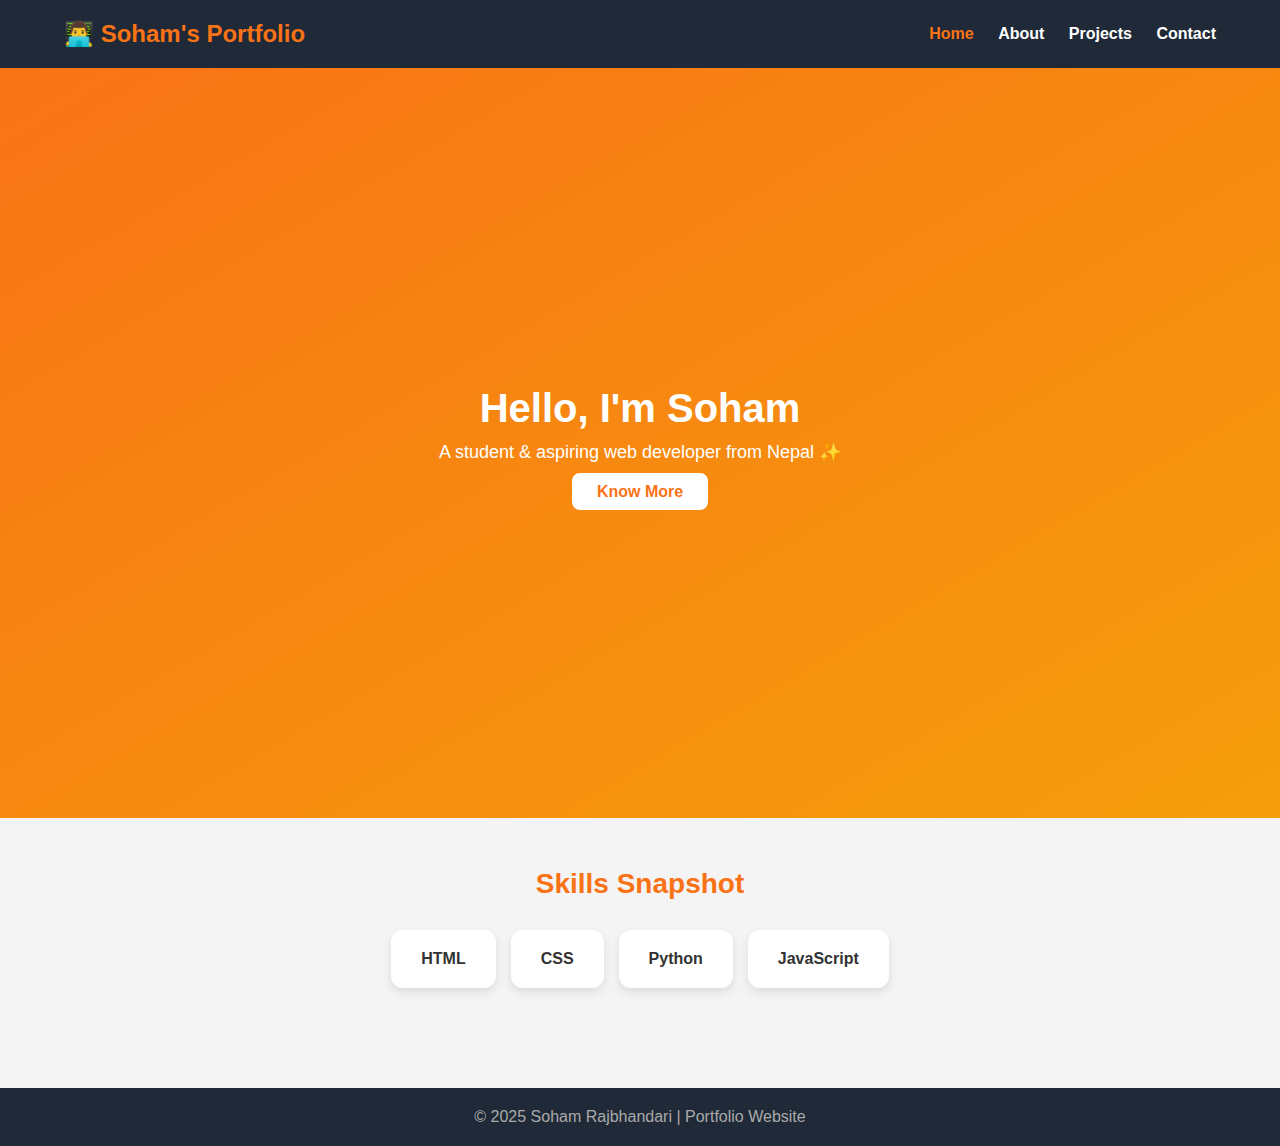
<file: index.html>
<!DOCTYPE html>
<html lang="en">

<head>
  <meta charset="UTF-8">
  <title>Soham's Portfolio</title>
  <link rel="stylesheet" href="index.css">

</head>

<body>
  <header>
    <div class="container">
      <h1 class="logo">👨‍💻 Soham's Portfolio</h1>
      <nav>
        <a href="index.html" class="active">Home</a>
        <a href="about.html">About</a>
        <a href="projects.html">Projects</a>
        <a href="contact.html">Contact</a>
      </nav>
    </div>
  </header>

  <section class="hero">
    <div class="hero-content">
      <h2>Hello, I'm Soham</h2>
      <p>A student & aspiring web developer from Nepal ✨</p>
      <a href="know more.html" class="btn">Know More</a>
    </div>
  </section>

  <section class="highlights">
    <h2>Skills Snapshot</h2>
    <div class="skills-grid">
      <div class="skill-card">HTML</div>
      <div class="skill-card">CSS</div>
      <div class="skill-card">Python</div>
      <div class="skill-card">JavaScript</div>
    </div>
  </section>

  <footer>
    <p>&copy; 2025 Soham Rajbhandari | Portfolio Website</p>
  </footer>
</body>

</html>
</file>
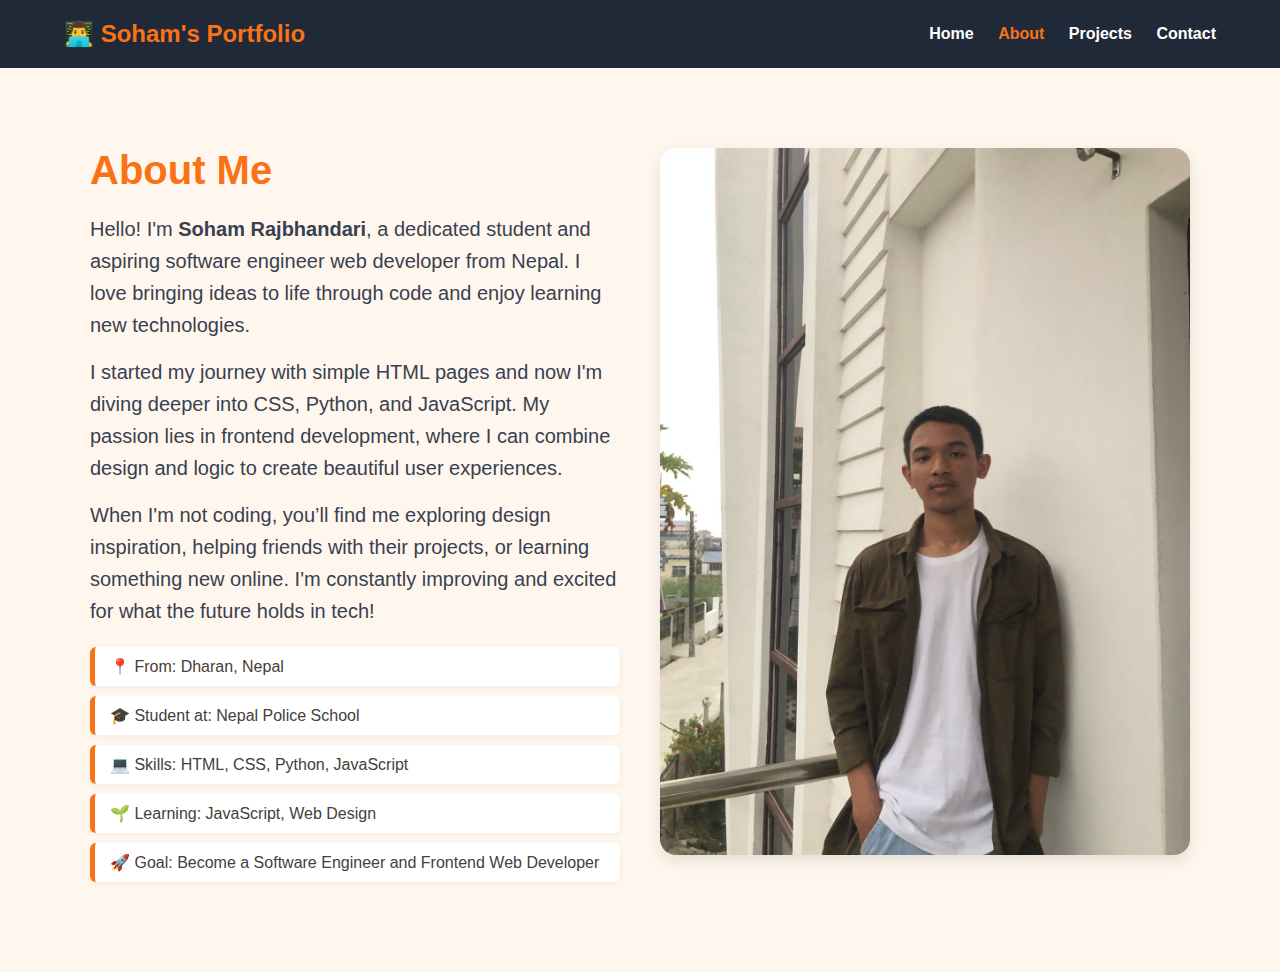
<file: about.html>
<!DOCTYPE html>
<html lang="en">

<head>
  <meta charset="UTF-8">
  <meta name="viewport" content="width=device-width, initial-scale=1.0">
  <title>About</title>
  <link rel="stylesheet" href="about.css">
</head>

<body>
  <header>
    <div class="container">
      <h1 class="logo">👨‍💻 Soham's Portfolio</h1>
      <nav>
        <a href="index.html">Home</a>
        <a href="about.html" class="active">About</a>
        <a href="projects.html">Projects</a>
        <a href="contact.html">Contact</a>
      </nav>
    </div>
  </header>

  <section class="about-section">
    <div class="about-container">
      <div class="about-text">
        <h2>About Me</h2>
        <p>Hello! I'm <strong>Soham Rajbhandari</strong>, a dedicated student and aspiring software engineer web
          developer from Nepal. I love bringing ideas to life through code and enjoy learning new technologies.</p>

        <p>I started my journey with simple HTML pages and now I'm diving deeper into CSS, Python, and JavaScript. My
          passion lies in frontend development, where I can combine design and logic to create beautiful user
          experiences.</p>

        <p>When I'm not coding, you’ll find me exploring design inspiration, helping friends with their projects, or
          learning something new online. I'm constantly improving and excited for what the future holds in tech!</p>

        <ul class="about-list">
          <li>📍 From: Dharan, Nepal</li>
          <li>🎓 Student at: Nepal Police School</li>
          <li>💻 Skills: HTML, CSS, Python, JavaScript</li>
          <li>🌱 Learning: JavaScript, Web Design</li>
          <li>🚀 Goal: Become a Software Engineer and Frontend Web Developer</li>
        </ul>
      </div>
      <div class="about-image">
        <img src="me.jpg" alt="Soham's photo">
      </div>
    </div>
  </section>


</body>

</html>
</file>
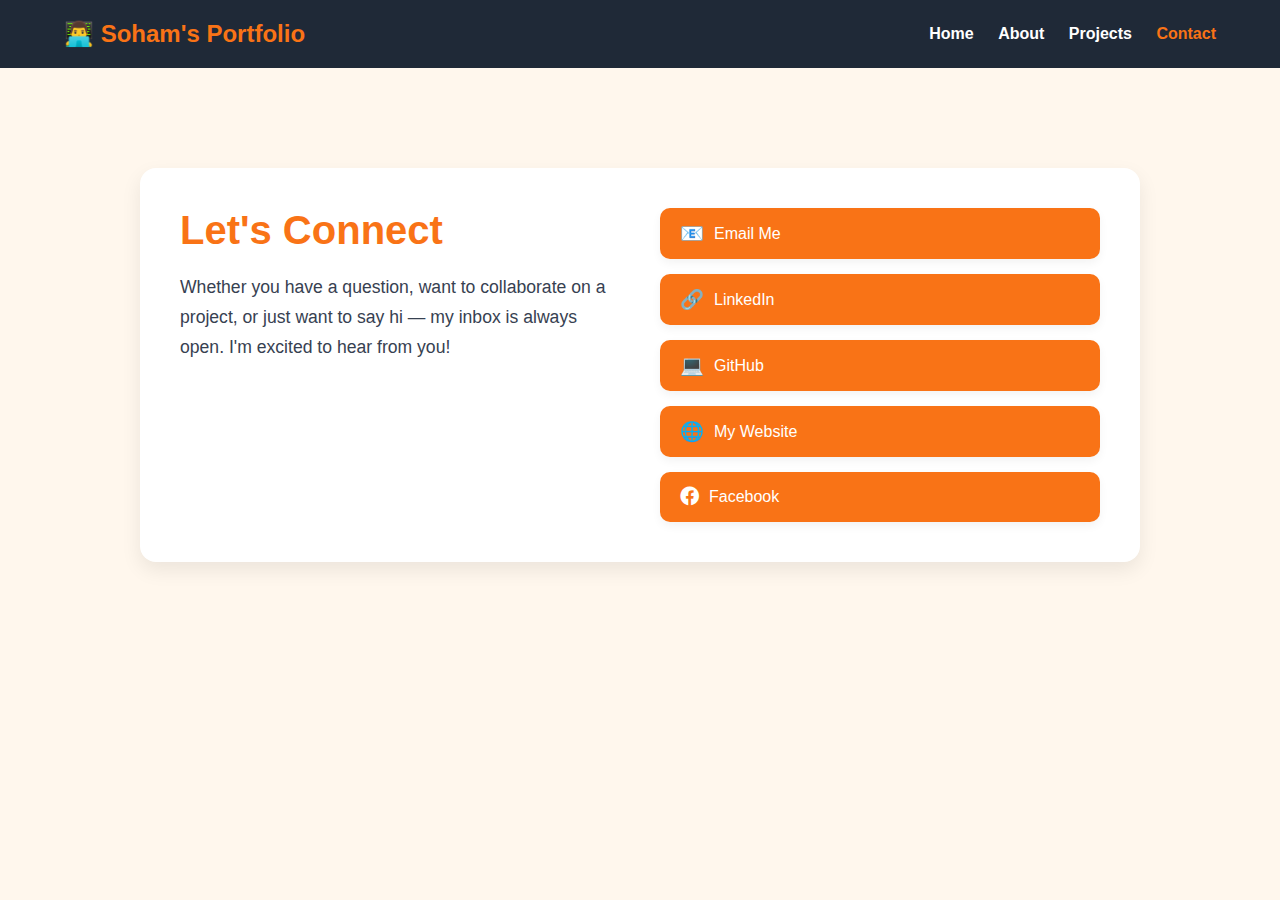
<file: contact.html>
<!DOCTYPE html>
<html lang="en">

<head>
  <meta charset="UTF-8">
  <meta name="viewport" content="width=device-width, initial-scale=1.0">
  <title>Document</title>
  <link rel="stylesheet" href="contact.css">
  <link href="https://cdnjs.cloudflare.com/ajax/libs/font-awesome/6.0.0/css/all.min.css" rel="stylesheet">
</head>

<body>
  <header>
    <div class="container">
      <h1 class="logo">👨‍💻 Soham's Portfolio</h1>
      <nav>
        <a href="index.html">Home</a>
        <a href="about.html">About</a>
        <a href="projects.html">Projects</a>
        <a href="contact.html" class="active">Contact</a>
      </nav>
    </div>
  </header>


  <section id="contact" class="contact-section">
    <div class="contact-container">


      <div class="contact-text">
        <h2>Let's Connect</h2>
        <p>
          Whether you have a question, want to collaborate on a project, or just want to say hi — my inbox is always
          open. I'm excited to hear from you!
        </p>
      </div>



      <div class="contact-links">
        <a href="mailto:rajbhandarisoham1@gmail.com"><span>📧</span> Email Me</a>
        <a href="https://www.linkedin.com/in/soham-rajbhandari" target="_blank"><span>🔗</span> LinkedIn</a>
        <a href="https://github.com/" target="_blank"><span>💻</span> GitHub</a>
        <a href="index.html" target="_blank"><span>🌐</span> My Website</a>
        <a href="https://www.facebook.com/sohamrajbhandari.2" target="_blank"><span> <i
              class="fab fa-facebook"></i></span>Facebook </a>
      </div>

    </div>
  </section>

</body>

</html>
</file>
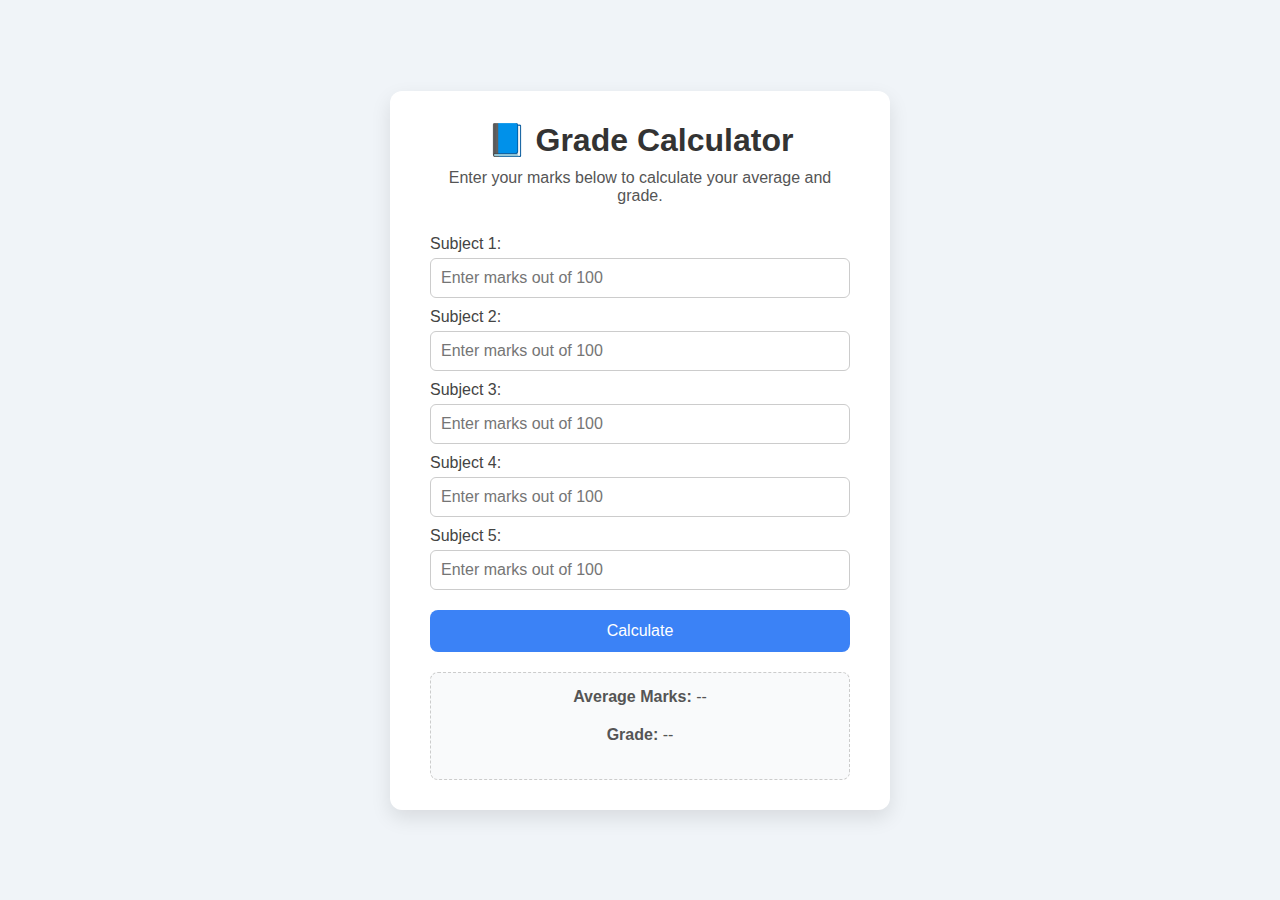
<file: grade calculator.html>
<!DOCTYPE html>
<html lang="en">

<head>
  <meta charset="UTF-8" />
  <meta name="viewport" content="width=device-width, initial-scale=1.0" />
  <title>Grade Calculator</title>
  <link rel="stylesheet" href="grade calculator.css" />
</head>

<body>
  <div class="container">
    <h1>📘 Grade Calculator</h1>
    <p>Enter your marks below to calculate your average and grade.</p>

    <form>
      <label>Subject 1:</label>
      <input type="number" placeholder="Enter marks out of 100" />

      <label>Subject 2:</label>
      <input type="number" placeholder="Enter marks out of 100" />

      <label>Subject 3:</label>
      <input type="number" placeholder="Enter marks out of 100" />

      <label>Subject 4:</label>
      <input type="number" placeholder="Enter marks out of 100" />

      <label>Subject 5:</label>
      <input type="number" placeholder="Enter marks out of 100" />

      <button type="button">Calculate</button>

      <div class="result">
        <p><strong>Average Marks:</strong> --</p>
        <p><strong>Grade:</strong> --</p>
      </div>
    </form>
  </div>
</body>

</html>
</file>
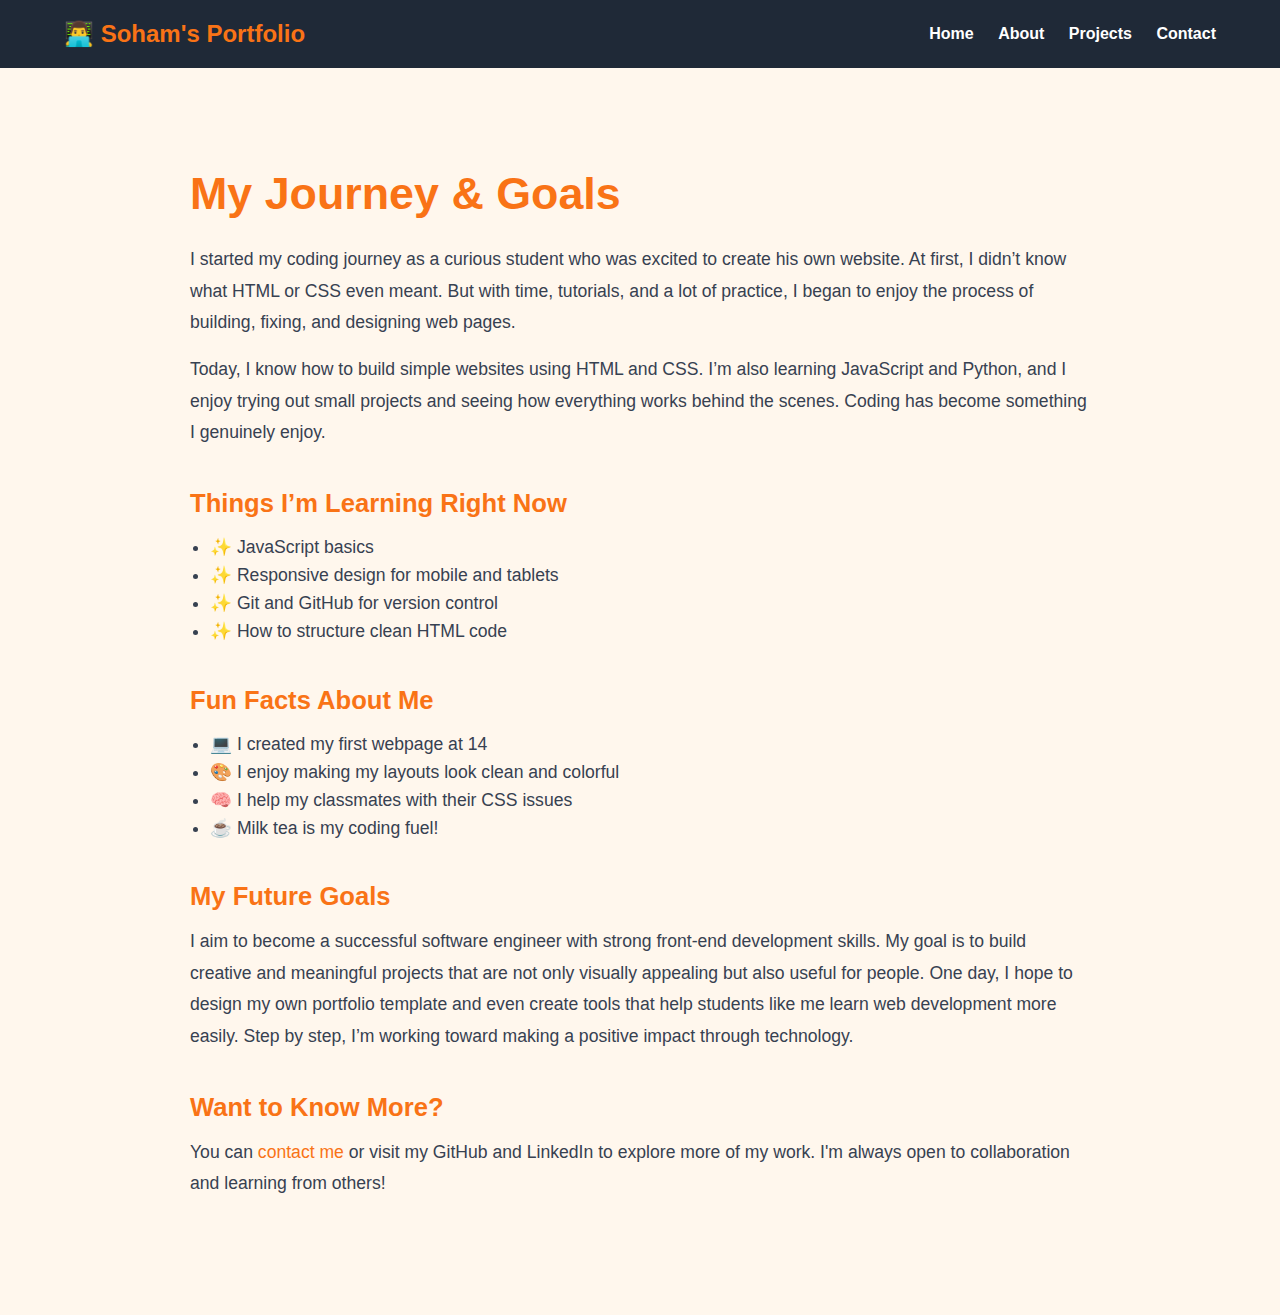
<file: know more.html>
<!DOCTYPE html>
<html lang="en">

<head>
  <meta charset="UTF-8">
  <meta name="viewport" content="width=device-width, initial-scale=1.0">
  <title>Document</title>
  <link rel="stylesheet" href="know more.css">
</head>

<body>
  <header>
    <div class="container">
      <h1 class="logo">👨‍💻 Soham's Portfolio</h1>
      <nav>
        <a href="index.html" >Home</a>
        <a href="about.html">About</a>
        <a href="projects.html">Projects</a>
        <a href="contact.html">Contact</a>
      </nav>
    </div>
  </header>


  <section class="knowmore-section">
    <div class="knowmore-container">
      <div class="knowmore-text">
        <h2>My Journey & Goals</h2>

        <p>
          I started my coding journey as a curious student who was excited to create his own website. At first, I didn’t
          know what HTML or CSS even meant. But with time, tutorials, and a lot of practice, I began to enjoy the
          process of building, fixing, and designing web pages.
        </p>

        <p>
          Today, I know how to build simple websites using HTML and CSS. I’m also learning JavaScript and Python, and I
          enjoy trying out small projects and seeing how everything works behind the scenes. Coding has become something
          I genuinely enjoy.
        </p>

        <h3>Things I’m Learning Right Now</h3>
        <ul>
          <li>✨ JavaScript basics</li>
          <li>✨ Responsive design for mobile and tablets</li>
          <li>✨ Git and GitHub for version control</li>
          <li>✨ How to structure clean HTML code</li>
        </ul>

        <h3>Fun Facts About Me</h3>
        <ul>
          <li>💻 I created my first webpage at 14</li>
          <li>🎨 I enjoy making my layouts look clean and colorful</li>
          <li>🧠 I help my classmates with their CSS issues</li>
          <li>☕ Milk tea is my coding fuel!</li>
        </ul>

        <h3>My Future Goals</h3>
        <p>
          I aim to become a successful software engineer with strong front-end development skills. My goal is to build
          creative and meaningful projects that are not only visually appealing but also useful for people. One day, I
          hope to design my own portfolio template and even create tools that help students like me learn web
          development more easily. Step by step, I’m working toward making a positive impact through technology.
        </p>

        <h3>Want to Know More?</h3>
        <p>
          You can <a href="contact.html" style="color: #f97316; text-decoration: none;">contact me</a> or visit my
          GitHub and LinkedIn to explore more of my work. I'm always open to collaboration and learning from others!
        </p>
      </div>
    </div>
</body>

</html>
</file>
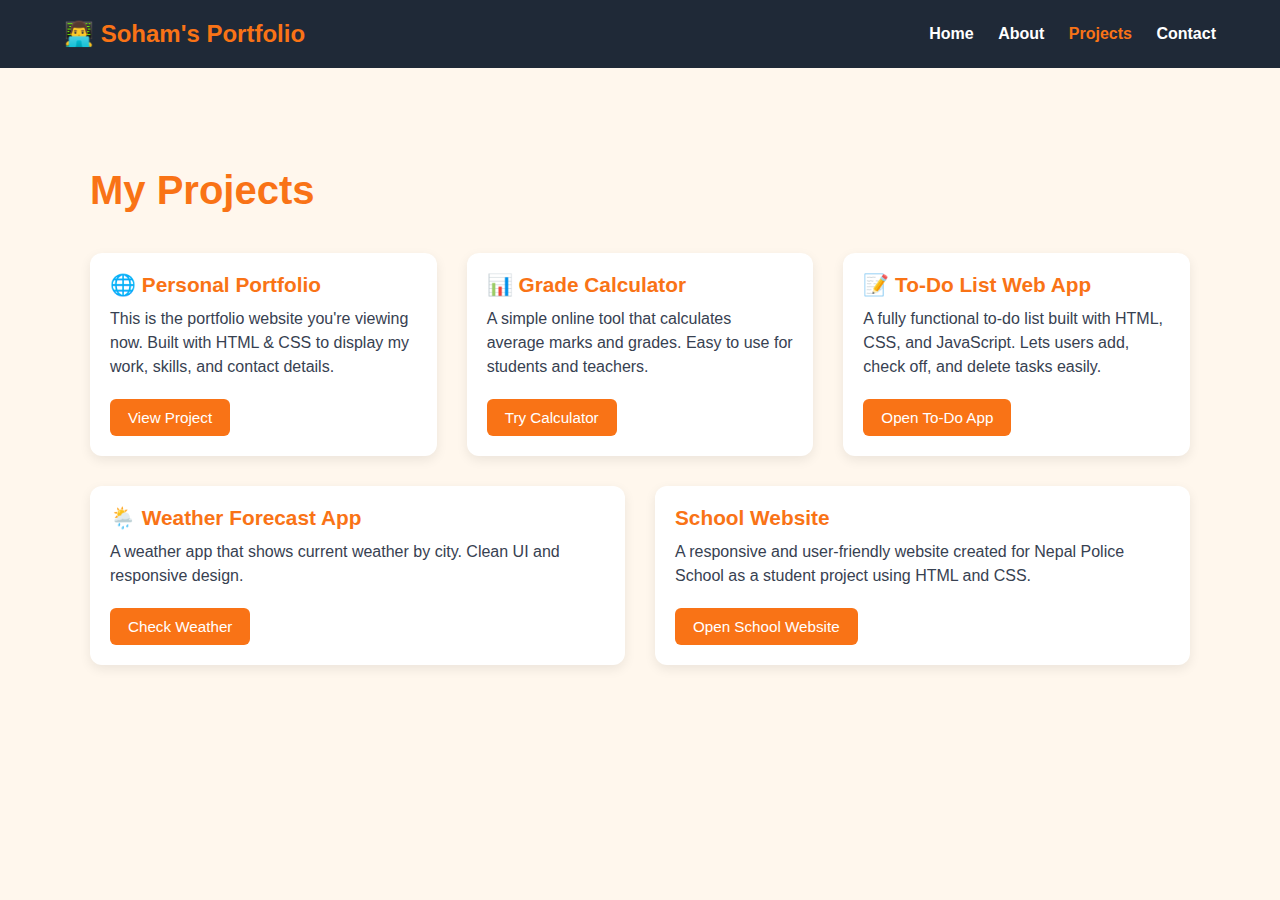
<file: projects.html>
<!DOCTYPE html>
<html lang="en">

<head>
  <meta charset="UTF-8">
  <title>Projects - Soham's Portfolio</title>
  <link rel="stylesheet" href="projects.css">
</head>

<body>
  <header>
    <div class="container">
      <h1 class="logo">👨‍💻 Soham's Portfolio</h1>
      <nav>
        <a href="index.html">Home</a>
        <a href="about.html">About</a>
        <a href="projects.html" class="active">Projects</a>
        <a href="contact.html">Contact</a>
      </nav>
    </div>
  </header>

  <section class="projects-section">
    <div class="projects-container">
      <h2>My Projects</h2>
      <div class="projects-grid">


        <div class="project-card">
          <h3>🌐 Personal Portfolio</h3>
          <p>This is the portfolio website you're viewing now. Built with HTML & CSS to display my work, skills, and
            contact details.</p>
          <a href="index.html" target="_blank">View Project</a>
        </div>

        <div class="project-card">
          <h3>📊 Grade Calculator</h3>
          <p>A simple online tool that calculates average marks and grades. Easy to use for students and teachers.</p>
          <a href="grade calculator.html" target="_blank">Try Calculator</a>
        </div>

        <div class="project-card">
          <h3>📝 To-Do List Web App</h3>
          <p>A fully functional to-do list built with HTML, CSS, and JavaScript. Lets users add, check off, and delete
            tasks easily.</p>
          <a href="to-do list.html" target="_blank">Open To-Do App</a>
        </div>

        <div class="project-card">
          <h3>🌦️ Weather Forecast App</h3>
          <p>A weather app that shows current weather by city. Clean UI and responsive design.</p>
          <a href="weather.html" target="_blank">Check Weather</a>
        </div>


        <div class="project-card">
          <h3>School Website</h3>
          <p>A responsive and user-friendly website created for Nepal Police School as a student project using HTML and
            CSS.</p>
          <a href=""> Open School Website</a>
        </div>

      </div>
    </div>
  </section>

</body>

</html>
</file>
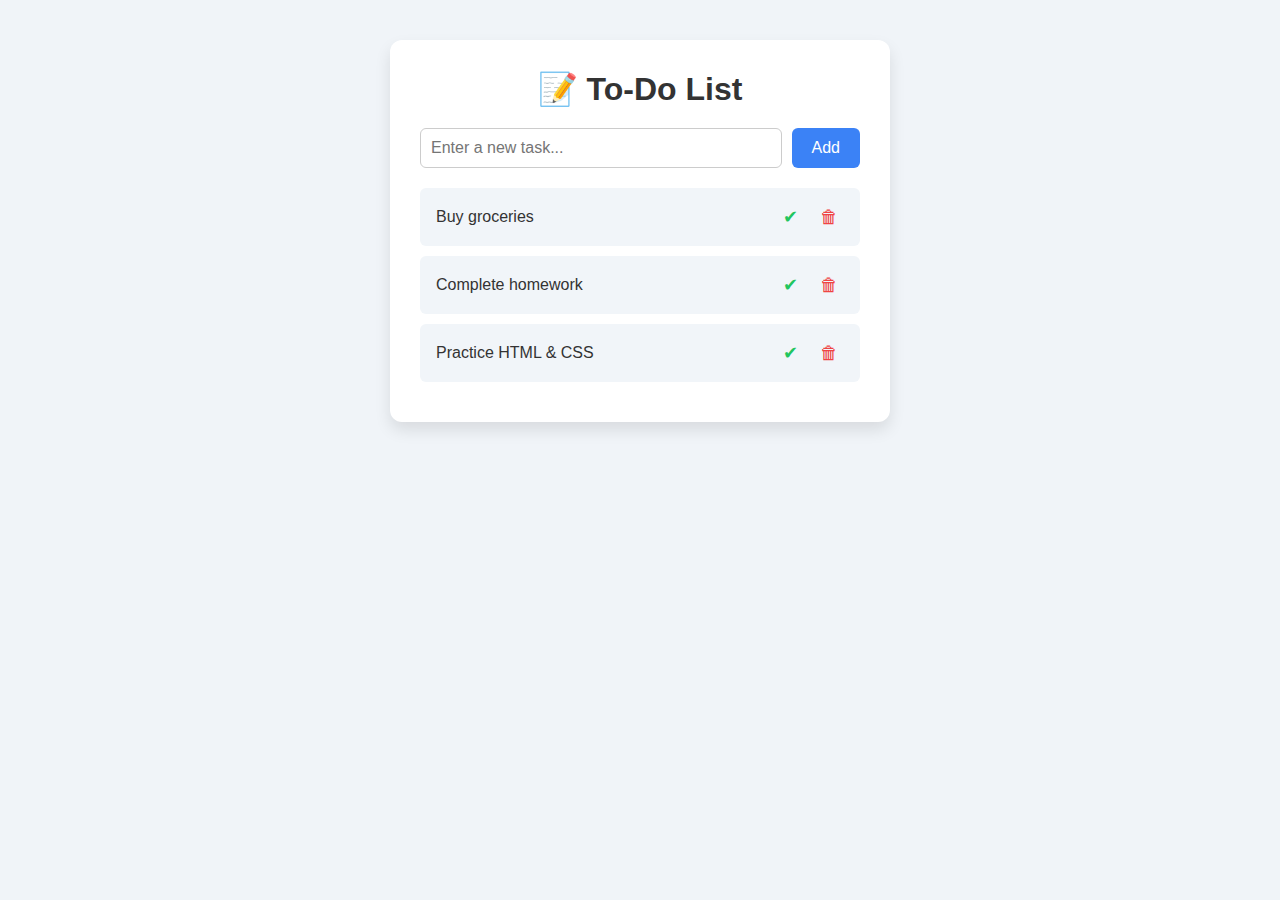
<file: to-do list.html>
<!DOCTYPE html>
<html lang="en">

<head>
    <meta charset="UTF-8" />
    <meta name="viewport" content="width=device-width, initial-scale=1.0" />
    <title>📝 To-Do List</title>
    <link rel="stylesheet" href="to-do list.css" />
</head>

<body>
    <div class="todo-container">
        <h1>📝 To-Do List</h1>

        <div class="input-section">
            <input type="text" placeholder="Enter a new task..." />
            <button>Add</button>
        </div>

        <ul>
            <li>
                <span class="text">Buy groceries</span>
                <div class="buttons">
                    <button class="done">✔</button>
                    <button class="delete">🗑</button>
                </div>
            </li>
            <li>
                <span class="text">Complete homework</span>
                <div class="buttons">
                    <button class="done">✔</button>
                    <button class="delete">🗑</button>
                </div>
            </li>
            <li>
                <span class="text">Practice HTML & CSS</span>
                <div class="buttons">
                    <button class="done">✔</button>
                    <button class="delete">🗑</button>
                </div>
            </li>
        </ul>
    </div>
</body>

</html>
</file>
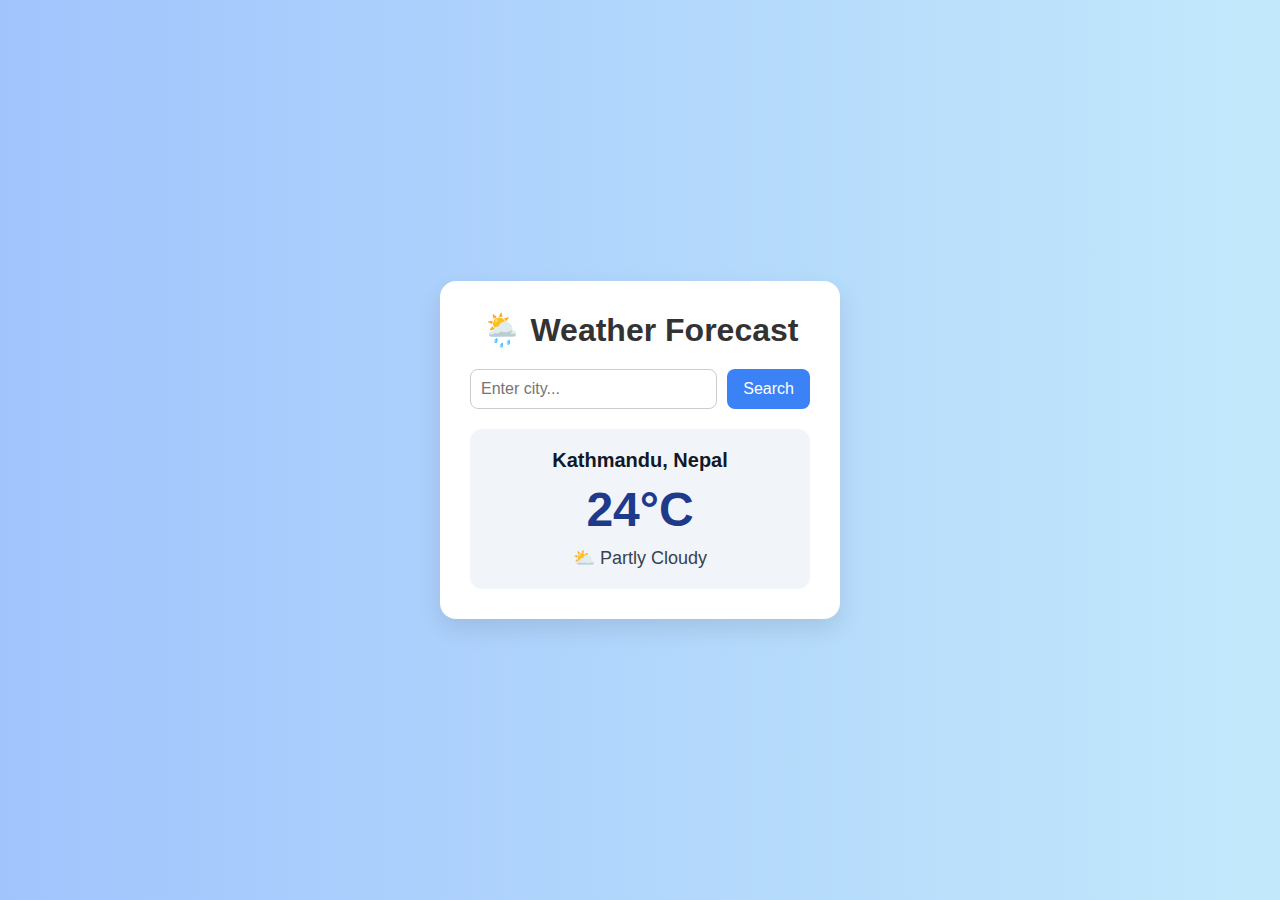
<file: weather.html>
<!DOCTYPE html>
<html lang="en">

<head>
    <meta charset="UTF-8" />
    <meta name="viewport" content="width=device-width, initial-scale=1.0" />
    <title>🌦️ Weather Forecast App</title>
    <link rel="stylesheet" href="weather.css" />
</head>

<body>
    <div class="weather-container">
        <h1>🌦️ Weather Forecast</h1>

        <div class="weather-card">
            <div class="search-bar">
                <input type="text" placeholder="Enter city..." />
                <button>Search</button>
            </div>

            <div class="weather-info">
                <div class="city">Kathmandu, Nepal</div>
                <div class="temp">24°C</div>
                <div class="condition">⛅ Partly Cloudy</div>
            </div>
        </div>
    </div>
</body>

</html>
</file>
<file: index.css>
* {
  margin: 0;
  padding: 0;
  box-sizing: border-box;
}

body {
  font-family: 'Segoe UI', sans-serif;
  background-color: #f4f4f4;
  color: #333;
  font-size: clamp(16px, 1.2vw, 20px);
}


header {
  background-color: #1f2937;
  padding: 20px 0;
}

.container {
  width: 90%;
  max-width: 1200px;
  margin: auto;
  display: flex;
  justify-content: space-between;
  align-items: center;
}

.logo {
  color: #f97316;
  font-size: 24px;
  font-weight: bold;
}

nav a {
  color: white;
  margin-left: 20px;
  text-decoration: none;
  font-weight: bold;
}

nav a:hover {
  color: #f97316;
}

nav a.active {
  color: #f97316;
}


.hero {
  background: linear-gradient(to bottom right, #f97316, #f59e0b);
  height: 750px;
  display: flex;
  align-items: center;
  justify-content: center;
  text-align: center;
  color: white;
  padding: 20px;
}

.hero-content h2 {
  font-size: 40px;
  margin-bottom: 10px;
}

.hero-content p {
  font-size: 18px;
  margin-bottom: 20px;
}

.btn {
  padding: 10px 25px;
  background-color: white;
  color: #f97316;
  border: none;
  border-radius: 8px;
  text-decoration: none;
  font-weight: bold;
  transition: 0.3s;
}

.btn:hover {
  background-color: #f3f3f3;
}


.highlights {
  padding: 50px 20px;
  text-align: center;
}

.highlights h2 {
  font-size: 28px;
  color: #f97316;
  margin-bottom: 30px;
}

.skills-grid {
  display: flex;
  justify-content: center;
  flex-wrap: wrap;
  gap: 15px;
}

.skill-card {
  background-color: #fff;
  padding: 20px 30px;
  border-radius: 12px;
  box-shadow: 0 4px 10px rgba(0, 0, 0, 0.1);
  font-weight: bold;
  transition: transform 0.3s ease;
}

.skill-card:hover {
  transform: scale(1.05);
}


footer {
  background-color: #1f2937;
  color: #aaa;
  text-align: center;
  padding: 20px;
  margin-top: 50px;
}
</file>
<file: about.css>
* {
  margin: 0;
  padding: 0;
  box-sizing: border-box;
}

body {
  font-family: 'Segoe UI', sans-serif;
  background-color: #f4f4f4;
  color: #333;
  font-size: clamp(16px, 1.2vw, 20px);
}


header {
  background-color: #1f2937;
  padding: 20px 0;
}

.container {
  width: 90%;
  max-width: 1200px;
  margin: auto;
  display: flex;
  justify-content: space-between;
  align-items: center;
}

.logo {
  color: #f97316;
  font-size: 24px;
  font-weight: bold;
}

nav a {
  color: white;
  margin-left: 20px;
  text-decoration: none;
  font-weight: bold;
}

nav a:hover {
  color: #f97316;
}

nav a.active {
  color: #f97316;
}

.about-section {
  background: #fff7ed;
  padding: 80px 20px;
}

.about-container {
  max-width: 1100px;
  margin: auto;
  display: flex;
  flex-wrap: wrap;
  gap: 40px;
  align-items: flex-start;
  justify-content: space-between;
}

.about-text {
  flex: 1;
  min-width: 280px;

}

.about-text h2 {
  font-size: 40px;
  color: #f97316;
  margin-bottom: 20px;
}

.about-text p {
  font-size: 20px;
  color: #374151;
  margin-bottom: 15px;
  line-height: 1.6;
}

.about-list {
  margin-top: 20px;
  list-style: none;
  padding-left: 0;
}

.about-list li {
  background: #fff;
  color: #44403c;
  margin-bottom: 10px;
  padding: 10px 15px;
  border-left: 5px solid #f97316;
  box-shadow: 0 2px 6px rgba(0, 0, 0, 0.05);
  border-radius: 6px;
}

.about-image {
  flex: 1;
  text-align: center;
  min-width: 250px;
}

.about-image img {
  max-width: 100%;
  border-radius: 16px;
  box-shadow: 0 6px 16px rgba(0, 0, 0, 0.1);
  /* margin-left: 50px; */
}


@media (max-width: 768px) {
  .about-container {
    flex-direction: column;
    text-align: center;
  }

  .about-text,
  .about-image {
    flex: unset;
  }

  .about-text h2 {
    font-size: 2em;
  }

  .about-image img {
    width: 200px;
  }
}
</file>
<file: contact.css>
* {
  margin: 0;
  padding: 0;
  box-sizing: border-box;
}

body {
  font-family: 'Segoe UI', sans-serif;
  background-color: #f4f4f4;
  color: #333;
  font-size: clamp(16px, 1.2vw, 20px);
}


header {
  background-color: #1f2937;
  padding: 20px 0;
}

.container {
  width: 90%;
  max-width: 1200px;
  margin: auto;
  display: flex;
  justify-content: space-between;
  align-items: center;
}

.logo {
  color: #f97316;
  font-size: 24px;
  font-weight: bold;
}

nav a {
  color: white;
  margin-left: 20px;
  text-decoration: none;
  font-weight: bold;
}

nav a:hover {
  color: #f97316;
}

nav a.active {
  color: #f97316;
}

body {
  margin: 0;
  font-family: 'Segoe UI', sans-serif;
  background-color: #fff7ed;
}

.contact-section {
  background-color: #fff7ed;
  padding: 100px 20px 60px;
}

.contact-container {
  max-width: 1000px;
  margin: auto;
  background: #fff;
  padding: 40px;
  border-radius: 16px;
  box-shadow: 0 8px 20px rgba(0, 0, 0, 0.08);
  display: flex;
  flex-wrap: wrap;
  gap: 40px;
  justify-content: space-between;
}

.contact-text {
  flex: 1;
  min-width: 280px;
}

.contact-text h2 {
  font-size: 2.5em;
  color: #f97316;
  margin-bottom: 20px;
}

.contact-text p {
  font-size: 1.1em;
  color: #374151;
  line-height: 1.7;
}

.contact-links {
  flex: 1;
  min-width: 280px;
  display: flex;
  flex-direction: column;
  gap: 15px;
}

.contact-links a {
  text-decoration: none;
  background-color: #f97316;
  color: white;
  padding: 14px 20px;
  border-radius: 10px;
  font-size: 1em;
  display: flex;
  align-items: center;
  gap: 10px;
  transition: background 0.3s ease;
  box-shadow: 0 4px 10px rgba(0, 0, 0, 0.05);
}

.contact-links a:hover {
  background-color: #ea580c;
}

.contact-links a span {
  font-size: 1.2em;
}

@media (max-width: 768px) {
  .contact-container {
    flex-direction: column;
    text-align: center;
  }

  .contact-text h2 {
    font-size: 2em;
  }

  .contact-links {
    align-items: center;
  }
}
</file>
<file: grade calculator.css>
* {
  margin: 0;
  padding: 0;
  box-sizing: border-box;
}

body {
  font-family: 'Segoe UI', sans-serif;
  background: #f0f4f8;
  display: flex;
  justify-content: center;
  align-items: center;
  min-height: 100vh;
}

.container {
  background: #fff;
  padding: 30px 40px;
  border-radius: 12px;
  box-shadow: 0 8px 20px rgba(0, 0, 0, 0.1);
  width: 100%;
  max-width: 500px;
}

h1 {
  text-align: center;
  margin-bottom: 10px;
  color: #333;
}

p {
  text-align: center;
  margin-bottom: 20px;
  color: #555;
}

form {
  display: flex;
  flex-direction: column;
}

label {
  margin-top: 10px;
  font-weight: 500;
  color: #444;
}

input {
  padding: 10px;
  border-radius: 6px;
  border: 1px solid #ccc;
  margin-top: 5px;
  font-size: 16px;
}

button {
  margin-top: 20px;
  padding: 12px;
  background-color: #3b82f6;
  color: white;
  font-size: 16px;
  border: none;
  border-radius: 8px;
  cursor: pointer;
  transition: background 0.3s ease;
}

button:hover {
  background-color: #2563eb;
}

.result {
  margin-top: 20px;
  background: #f9fafb;
  padding: 15px;
  border-radius: 8px;
  text-align: center;
  border: 1px dashed #ccc;
}
</file>
<file: know more.css>
* {
  margin: 0;
  padding: 0;
  box-sizing: border-box;
}

body {
  font-family: 'Segoe UI', sans-serif;
  background-color: #f4f4f4;
  color: #333;
  font-size: clamp(16px, 1.2vw, 20px);
}


header {
  background-color: #1f2937;
  padding: 20px 0;
}

.container {
  width: 90%;
  max-width: 1200px;
  margin: auto;
  display: flex;
  justify-content: space-between;
  align-items: center;
}

.logo {
  color: #f97316;
  font-size: 24px;
  font-weight: bold;
}

nav a {
  color: white;
  margin-left: 20px;
  text-decoration: none;
  font-weight: bold;
}

nav a:hover {
  color: #f97316;
}

nav a.active {
  color: #f97316;
}

.knowmore-section {
  background-color: #fff7ed;
  padding: 100px 40px;
  display: flex;
  align-items: center;
  justify-content: center;
  min-height: 100vh;
}

.knowmore-container {
  max-width: 1300px;
  display: flex;
  justify-content: center;
  align-items: flex-start;
  width: 100%;
}

.knowmore-text {
  max-width: 900px;
  color: #374151;
}

.knowmore-text h2 {
  font-size: clamp(2.8rem, 3.5vw, 4rem);
  color: #f97316;
  margin-bottom: 25px;
}

.knowmore-text h3 {
  font-size: 1.6rem;
  margin-top: 40px;
  margin-bottom: 15px;
  color: #f97316;
}

.knowmore-text p {
  font-size: clamp(1.1rem, 1.3vw, 1.35rem);
  line-height: 1.8;
  margin-bottom: 15px;
}

.knowmore-text ul {
  margin-left: 20px;
  font-size: 1.1rem;
  line-height: 1.6;
  color: #374151;
}

@media (max-width: 768px) {
  .knowmore-text {
    text-align: center;
  }
}
</file>
<file: projects.css>
* {
  margin: 0;
  padding: 0;
  box-sizing: border-box;
}

body {
  margin: 0;
  font-family: 'Segoe UI', sans-serif;
  background-color: #fff7ed;
  font-size: clamp(16px, 1.2vw, 20px);
}

header {
  background-color: #1f2937;
  padding: 20px 0;
}

.container {
  width: 90%;
  max-width: 1200px;
  margin: auto;
  display: flex;
  justify-content: space-between;
  align-items: center;
}

.logo {
  color: #f97316;
  font-size: 24px;
  font-weight: bold;
}

nav a {
  color: white;
  margin-left: 20px;
  text-decoration: none;
  font-weight: bold;
}

nav a:hover {
  color: #f97316;
}

nav a.active {
  color: #f97316;
}


.projects-section {
  background: #fff7ed;
  padding: 100px 20px 60px;
}

.projects-container {
  max-width: 1100px;
  margin: auto;
}

.projects-section h2 {
  font-size: 2.5em;
  color: #f97316;
  margin-bottom: 40px;
  text-align: left;
}

.projects-grid {
  display: flex;
  flex-wrap: wrap;
  gap: 30px;
  justify-content: space-between;
}

.project-card {
  background: #fff;
  border-radius: 12px;
  box-shadow: 0 4px 12px rgba(0, 0, 0, 0.08);
  padding: 20px;
  flex: 1 1 300px;
  min-width: 280px;
  transition: transform 0.2s ease;
}

.project-card:hover {
  transform: translateY(-5px);
}

.project-card h3 {
  color: #f97316;
  font-size: 1.3em;
  margin-bottom: 10px;
}

.project-card p {
  color: #374151;
  font-size: 1em;
  line-height: 1.5;
  margin-bottom: 20px;
}

.project-card a {
  display: inline-block;
  text-decoration: none;
  background: #f97316;
  color: white;
  padding: 10px 18px;
  border-radius: 6px;
  font-size: 0.95em;
  transition: background 0.3s;
}

.project-card a:hover {
  background: #ea580c;
}

@media (max-width: 768px) {
  .projects-section h2 {
    text-align: center;
    font-size: 2em;
  }

  .project-card {
    text-align: center;
  }
}
</file>
<file: to-do list.css>
* {
    margin: 0;
    padding: 0;
    box-sizing: border-box;
}

body {
    font-family: 'Segoe UI', sans-serif;
    background: #f0f4f8;
    display: flex;
    justify-content: center;
    align-items: flex-start;
    min-height: 100vh;
    padding: 40px 20px;
}

.todo-container {
    background-color: #ffffff;
    padding: 30px;
    border-radius: 12px;
    box-shadow: 0 8px 16px rgba(0, 0, 0, 0.1);
    max-width: 500px;
    width: 100%;
}

h1 {
    text-align: center;
    color: #333;
    margin-bottom: 20px;
}

.input-section {
    display: flex;
    gap: 10px;
    margin-bottom: 20px;
}

.input-section input {
    flex: 1;
    padding: 10px;
    font-size: 16px;
    border: 1px solid #ccc;
    border-radius: 6px;
}

.input-section button {
    padding: 10px 20px;
    background-color: #3b82f6;
    color: #fff;
    border: none;
    border-radius: 6px;
    font-size: 16px;
    cursor: pointer;
}

ul {
    list-style: none;
}

li {
    background-color: #f1f5f9;
    padding: 12px 16px;
    border-radius: 6px;
    margin-bottom: 10px;
    display: flex;
    justify-content: space-between;
    align-items: center;
}

.text {
    color: #333;
}

.buttons {
    display: flex;
    gap: 10px;
}

.buttons button {
    border: none;
    background-color: transparent;
    font-size: 18px;
    padding: 6px;
    border-radius: 4px;
    cursor: pointer;
    transition: background-color 0.2s ease;
}

button.done {
    color: #22c55e;
}

.done:hover {
    background-color: #d1fae5;
}

.delete {
    color: #ef4444;
}

.delete:hover {
    background-color: #fee2e2;
}
</file>
<file: weather.css>
* {
    margin: 0;
    padding: 0;
    box-sizing: border-box;
}

body {
    font-family: 'Segoe UI', sans-serif;
    background: linear-gradient(to right, #a1c4fd, #c2e9fb);
    display: flex;
    justify-content: center;
    align-items: center;
    min-height: 100vh;
    padding: 20px;
}

.weather-container {
    background-color: #ffffff;
    padding: 30px;
    border-radius: 16px;
    box-shadow: 0 10px 25px rgba(0, 0, 0, 0.1);
    max-width: 400px;
    width: 100%;
    text-align: center;
}

h1 {
    margin-bottom: 20px;
    color: #333;
}

.weather-card {
    display: flex;
    flex-direction: column;
    gap: 20px;
}

.search-bar {
    display: flex;
    gap: 10px;
}

.search-bar input {
    flex: 1;
    padding: 10px;
    font-size: 16px;
    border-radius: 8px;
    border: 1px solid #ccc;
}

.search-bar button {
    padding: 10px 16px;
    font-size: 16px;
    background-color: #3b82f6;
    color: #fff;
    border: none;
    border-radius: 8px;
    cursor: pointer;
    transition: background-color 0.3 ease;
}

.search-bar button:hover {
    background-color: #2563eb;

}


.weather-info {
    background: #f1f5f9;
    padding: 20px;
    border-radius: 12px;
}

.city {
    font-size: 20px;
    font-weight: 600;
    color: #111827;
    margin-bottom: 10px;
}

.temp {
    font-size: 48px;
    font-weight: bold;
    color: #1e3a8a;
    margin-bottom: 10px;
}

.condition {
    font-size: 18px;
    color: #374151;
}
</file>
